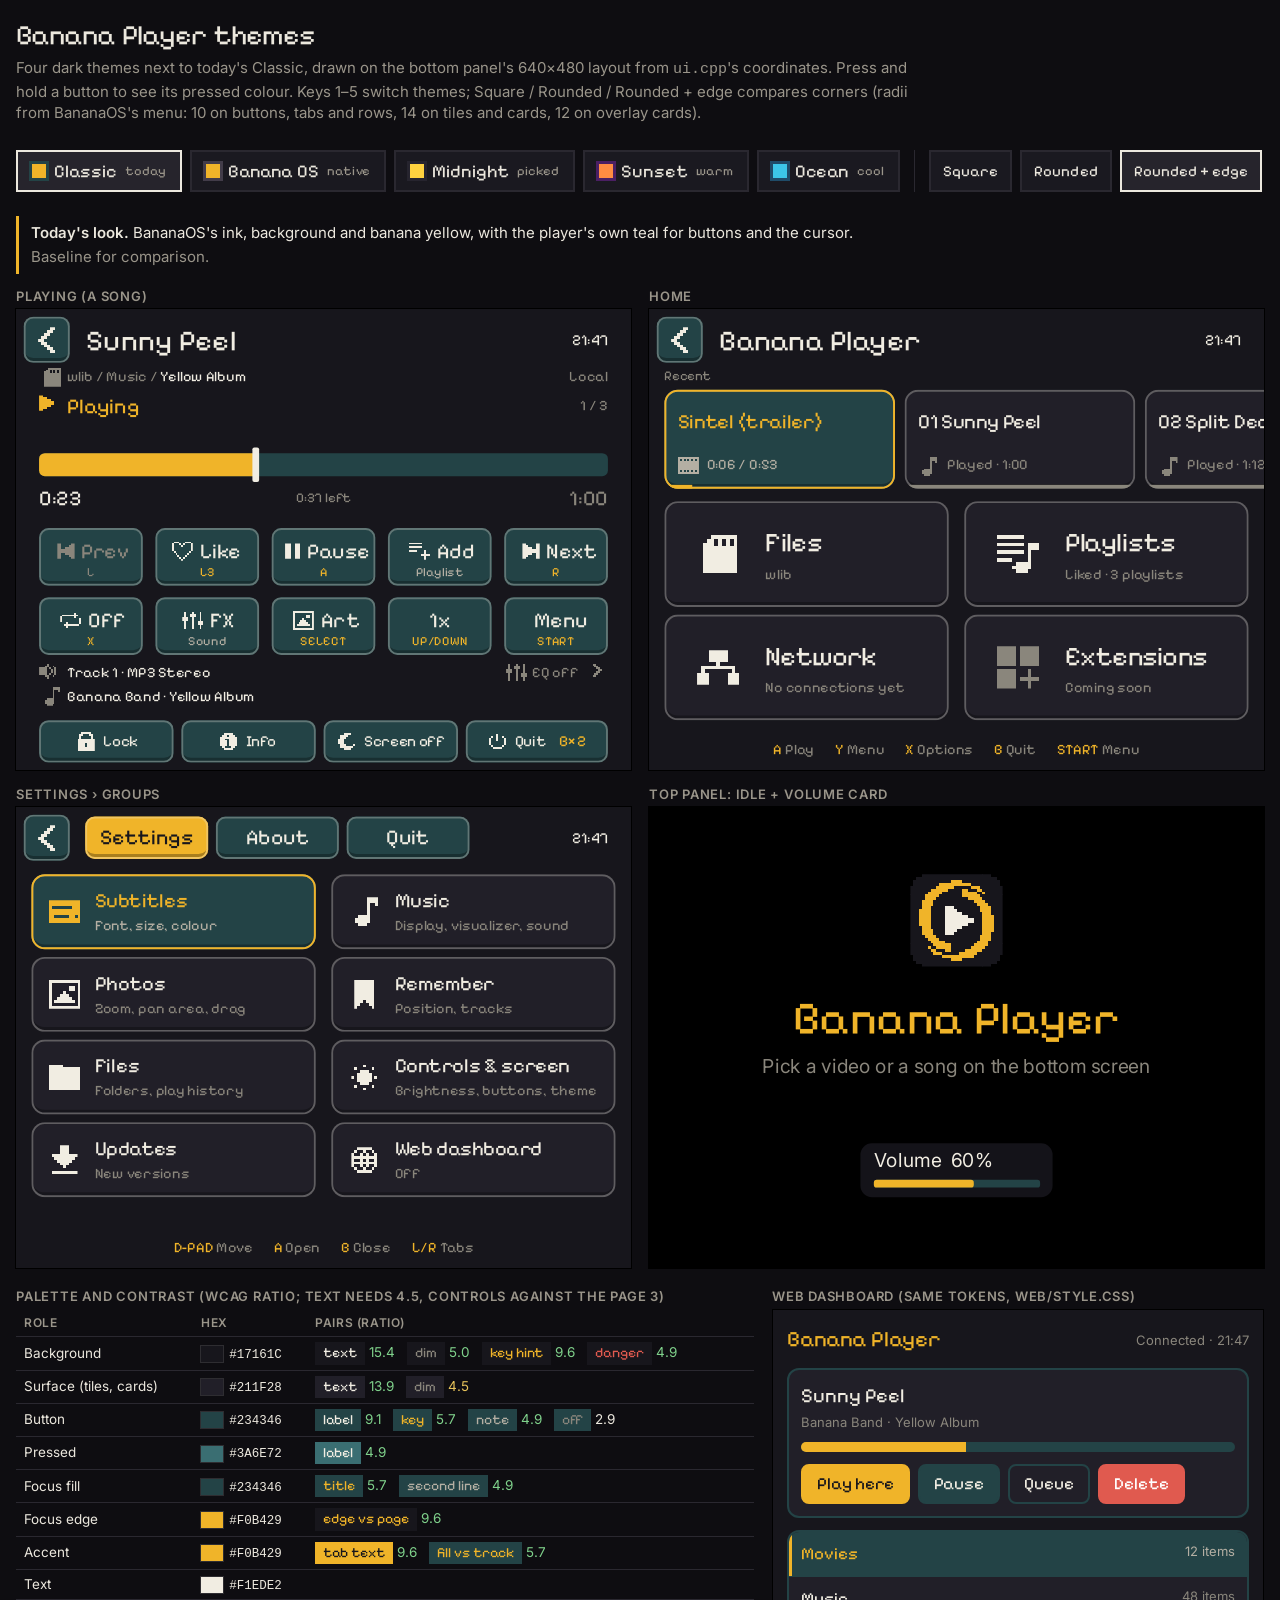
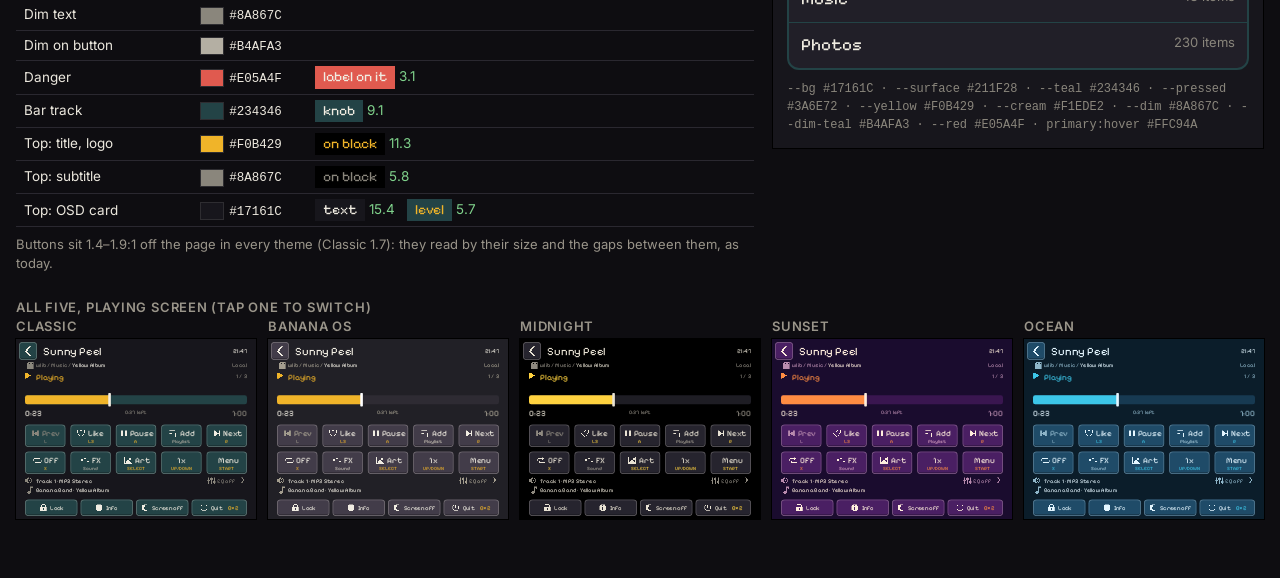
<file: docs/design/themes.html>
<!doctype html>
<html lang="en">
<head>
<meta charset="utf-8">
<meta name="viewport" content="width=device-width, initial-scale=1">
<title>Banana Player Themes</title>
<link rel="preconnect" href="https://fonts.googleapis.com">
<link rel="preconnect" href="https://fonts.gstatic.com" crossorigin>
<link href="https://fonts.googleapis.com/css2?family=Inter:wght@400;600;700&family=Pixelify+Sans:wght@400&display=swap" rel="stylesheet">
<style>
:root { --page: #0e0d11; --ink: #ece8de; --mute: #9a958a; --line: #2a2830; }
* { box-sizing: border-box; margin: 0; }
body { background: var(--page); color: var(--ink); font: 400 15px/1.45 Inter, system-ui, sans-serif; padding: 20px 16px 60px; }
*, *::before, *::after { font-variant-ligatures: none; font-feature-settings: "liga" 0, "clig" 0; }
h1 { font: 400 28px/1.1 "Pixelify Sans", monospace; letter-spacing: .02px; }
.wrap { max-width: 1320px; margin: 0 auto; }
.sub { color: var(--mute); margin: 6px 0 16px; max-width: 900px; }
.switch { display: flex; flex-wrap: wrap; gap: 8px; margin-bottom: 14px; position: sticky; top: 0; padding: 10px 0; background: var(--page); z-index: 5; }
.switch button { font: 400 18px/1 "Pixelify Sans", monospace; letter-spacing: .02px; padding: 10px 14px; border: 2px solid var(--line); background: #1a1920; color: var(--ink); cursor: pointer; display: flex; gap: 8px; align-items: center; }
.switch button .dot { width: 14px; height: 14px; display: inline-block; }
.switch button[aria-pressed="true"] { border-color: var(--ink); background: #26242c; }
.switch .k { color: var(--mute); font-size: 13px; }
.why { border-left: 3px solid; padding: 6px 12px; margin-bottom: 16px; max-width: 980px; }
.why b { font-weight: 600; }
.why .from { color: var(--mute); display: block; margin-top: 2px; }
.grid { display: grid; grid-template-columns: repeat(auto-fill, minmax(min(100%, 520px), 1fr)); gap: 18px; }
.cap { font: 600 13px/1 Inter, sans-serif; color: var(--mute); text-transform: uppercase; letter-spacing: .06em; margin-bottom: 6px; }
.frame { width: 100%; aspect-ratio: 4 / 3; position: relative; overflow: hidden; outline: 1px solid #000; }
.panel { position: absolute; left: 0; top: 0; width: 640px; height: 480px; transform-origin: 0 0; overflow: hidden; font-family: "Pixelify Sans", monospace; letter-spacing: .02px; }
.panel .a { position: absolute; white-space: nowrap; }
.panel .btn { cursor: pointer; overflow: hidden; }
body { --ro: 0; --eo: 0; }
body.corners-round { --ro: 1; }
body.corners-edge { --ro: 1; --eo: 1; }
.switch .sep { width: 1px; background: var(--line); margin: 0 6px; }
.switch button.mode { font-size: 15px; padding: 10px 12px; }
.panel .t { position: absolute; white-space: nowrap; overflow: hidden; text-overflow: clip; }
.panel svg { display: block; shape-rendering: crispEdges; }
.lower { display: grid; grid-template-columns: minmax(0, 1.5fr) minmax(0, 1fr); gap: 18px; margin-top: 22px; }
@media (max-width: 900px) { .lower { grid-template-columns: 1fr; } }
table { border-collapse: collapse; width: 100%; font-size: 13.5px; }
th, td { text-align: left; padding: 5px 8px; border-bottom: 1px solid var(--line); vertical-align: middle; }
th { color: var(--mute); font-weight: 600; font-size: 12px; text-transform: uppercase; letter-spacing: .05em; }
td code { font: 12.5px ui-monospace, Menlo, monospace; }
.sw { display: inline-block; width: 22px; height: 16px; vertical-align: middle; margin-right: 6px; outline: 1px solid #ffffff22; }
.pair { display: inline-block; padding: 2px 8px; font: 400 14px/1.3 "Pixelify Sans", monospace; }
.ok { color: #7fd18b; } .meh { color: #e6c25a; } .bad { color: #ff7b72; }
.tablewrap { overflow-x: auto; }
.note { color: var(--mute); font-size: 13px; margin-top: 8px; }
.compare { margin-top: 28px; }
.strip { display: grid; grid-template-columns: repeat(auto-fill, minmax(min(100%, 230px), 1fr)); gap: 12px; }
.strip .frame { cursor: pointer; }
</style>
</head>
<body>
<div class="wrap">
	<h1>Banana Player themes</h1>
	<p class="sub">Four dark themes next to today's Classic, drawn on the bottom panel's 640×480 layout from <code>ui.cpp</code>'s coordinates. Press and hold a button to see its pressed colour. Keys 1–5 switch themes; Square / Rounded / Rounded + edge compares corners (radii from BananaOS's menu: 10 on buttons, tabs and rows, 14 on tiles and cards, 12 on overlay cards).</p>
	<div class="switch" id="switch"></div>
	<div class="why" id="why"></div>
	<div class="grid" id="screens"></div>
	<div class="lower">
		<div>
			<div class="cap">Palette and contrast (WCAG ratio; text needs 4.5, controls against the page 3)</div>
			<div class="tablewrap"><table id="swatches"></table></div>
			<p class="note" id="notes"></p>
		</div>
		<div>
			<div class="cap">Web dashboard (same tokens, web/style.css)</div>
			<div class="frame" style="aspect-ratio:auto;height:auto;outline:none" id="web"></div>
		</div>
	</div>
	<div class="compare">
		<div class="cap">All five, playing screen (tap one to switch)</div>
		<div class="strip" id="strip"></div>
	</div>
</div>
<script>
const G = {"G_BACK": ["....##", "...##.", "..##..", ".##...", "##....", ".##...", "..##..", "...##.", "....##"], "G_PREV": ["##.....##", "##....###", "##..#####", "#########", "#########", "##..#####", "##....###", "##.....##"], "G_NEXT": ["##.....##", "###....##", "#####..##", "#########", "#########", "#####..##", "###....##", "##.....##"], "G_HEART_O": [".###...###.", "#...#.#...#", "#....#....#", "#.........#", "#.........#", ".#.......#.", "..#.....#..", "...#...#...", "....#.#....", ".....#....."], "G_PAUSE": ["###..###", "###..###", "###..###", "###..###", "###..###", "###..###", "###..###", "###..###"], "G_PL_ADD": ["#######....", "...........", "#######....", "...........", "####....#..", "........#..", "......#####", "........#..", "........#.."], "G_LOOP": [".......#...", ".########..", "#......#...", "#.........#", "#.........#", "...#......#", "..########.", "...#......."], "G_EQ": [".#...#...#.", ".#..###..#.", ".#..###..#.", "###..#...#.", "###..#...#.", ".#...#..###", ".#...#..###", ".#...#...#.", ".#...#...#."], "G_PICTURE": ["###########", "#.........#", "#......##.#", "#......##.#", "#....#....#", "#...###...#", "#..#####..#", "#.#######.#", "#.........#", "###########"], "G_LOCK": ["..#####..", ".##...##.", ".#.....#.", ".#.....#.", "#########", "#########", "####.####", "####.####", "#########", "#########"], "G_INFO": ["..#####..", ".###.###.", "#########", "###..####", "####.####", "####.####", "####.####", ".##...##.", "..#####.."], "G_MOON": ["...####..", ".####....", ".###.....", "###......", "###......", "###......", ".###....#", ".#######.", "...####.."], "G_POWER": ["....#....", ".#..#..#.", "#...#...#", "#...#...#", "#.......#", "#.......#", ".#.....#.", "..#####.."], "G_SPEAKER": ["....#....", "...##..#.", "####.#..#", "####..#.#", "####..#.#", "####.#..#", "...##..#.", "....#...."], "G_NOTE": ["......####", "......####", "......#..#", "......#...", "......#...", "......#...", "...####...", "..#####...", "..#####...", "...###...."], "G_CARD": ["...#######", "..##.#.#.#", ".###.#.#.#", ".#########", ".#########", ".#########", ".#########", ".#########", ".#########", ".#########"], "G_PLAYLIST": ["#######....", "...........", "#######.###", "........###", "#######.#..", "........#..", "####....#..", ".....####..", "....#####..", ".....###..."], "G_NETWORK": ["...#####...", "...#####...", "...#####...", ".....#.....", ".#########.", ".#.......#.", "###.....###", "###.....###", "###.....###"], "G_BLOCKS": ["#####.#####", "#####.#####", "#####.#####", "#####.#####", "#####.#####", "...........", "#####...#..", "#####...#..", "#####.#####", "#####...#..", "#####...#.."], "G_FILM": ["###########", "#.#.#.#.#.#", "###########", "###########", "###########", "###########", "###########", "#.#.#.#.#.#", "###########"], "G_PLAY": ["##......", "####....", "######..", "########", "########", "######..", "####....", "##......"], "G_CC": ["###########", "###########", "#.......###", "###########", "###########", "##.....##.#", "###########", "###########"], "G_BOOKMARK": ["#######", "#######", "#######", "#######", "#######", "#######", "#######", "###.###", "##...##", "#.....#"], "G_FOLDER": ["#####......", "###########", "###########", "###########", "###########", "###########", "###########", "###########", "###########"], "G_SUN": ["....#....", ".#.....#.", "...###...", "..#####..", "#.#####.#", "..#####..", "...###...", ".#.....#.", "....#...."], "G_DOWNLOAD": ["...###...", "...###...", "...###...", "#########", ".#######.", "..#####..", "...###...", "....#....", ".........", "#########"], "G_WEB": ["..#####..", ".#..#..#.", "#..#.#..#", "#########", "#..#.#..#", "#########", "#..#.#..#", ".#..#..#.", "..#####.."], "G_RIGHT": ["##...", ".##..", "..##.", "...##", "..##.", ".##..", "##..."], "G_TITLE_ONLY": ["#########", "#########", ".........", ".#######.", ".........", "..#####.."]};
const LOGO = ["    ........................    ", "  ............................  ", " .............YYYY............. ", " .........YYYYYYYYYYY.......... ", ".........YYYYYY......YYY........", ".......YYYYYY.....YY...YY.......", "......YYYYY.......YYYYY..Y......", ".....YYYYY........YYYYYY........", ".....YYYY...........YYYYY.......", "....YYYY..............YYYY......", "....YYYY...............YYYY.....", "....YYY.....WWW.........YYYY....", "...YYYY.....WWWW........YYYY....", "...YYYY.....WWWWWW.......YYY....", "...YYYY.....WWWWWWWW.....YYYY...", "...YYYY.....WWWWWWWWWW...YYYY...", "...YYYY.....WWWWWWWWWW...YYYY...", "...YYYY.....WWWWWWWW.....YYYY...", "....YYY.....WWWWWW.......YYYY...", "....YYYY....WWWW.........YYYY...", "....YYYY....WWW..........YYY....", ".....YYYY...............YYYY....", "......YYYY..............YYYY....", ".......YYYYY...........YYYY.....", "........YYYYYY........YYYYY.....", "......Y..YYYYY.......YYYYY......", ".......YY...YY.....YYYYYY.......", "........YYY......YYYYYY.........", " ..........YYYYYYYYYYY......... ", " .............YYYY............. ", "  ............................  ", "    ........................    "];

// Roles: bg (the panel), surface (tiles, cards, dialogs), button, pressed, focus/focusEdge/focusInk/focusSub (the cursor's
// row or card), accent (key hints, Playing, the bar's fill, the selected tab), onAccent (ink on the accent), text, dim,
// dimOn (secondary text on a button), danger, track (the bar's empty part), knob, top* (the top panel's idle screen and
// overlay cards), and the web dashboard's own extras.
const THEMES = [
	{ id: "classic", name: "Classic", tag: "today",
		why: "<b>Today's look.</b> BananaOS's ink, background and banana yellow, with the player's own teal for buttons and the cursor.",
		from: "Baseline for comparison.",
		c: { bg: "#17161C", surface: "#211F28", button: "#234346", pressed: "#3A6E72", focus: "#234346", focusEdge: "#F0B429", focusInk: "#F0B429",
			focusSub: "#B4AFA3", accent: "#F0B429", onAccent: "#17161C", text: "#F1EDE2", dim: "#8A867C", dimOn: "#B4AFA3", danger: "#E05A4F",
			track: "#234346", knob: "#F1EDE2", screen: "#3A3A44", topBg: "#000000", topTitle: "#F0B429", topSub: "#8A867C", topSquare: "#17161C",
			osdCard: "#17161C", osdTrack: "#234346", webPrimaryHover: "#FFC94A" } },
	{ id: "bananaos", name: "Banana OS", tag: "native",
		why: "<b>Feels like the system menu.</b> The teal gives way to BananaOS's plum-grey panels; the cursor becomes a solid yellow block with dark ink and a white edge, as BananaOS picks a row; a faint dot pattern on the background like its screens.",
		from: "From BananaOS: <code>settings_pal.cpp</code> Dark (panelBand #3A3540, screenBand #2E2B33, muted #A39D8E), the yellow accent set (#F0B429 / band #FFCF5C / dark #8A5A00), <code>pickEdge</code> white, the ditherA/B dots.",
		dither: true,
		c: { bg: "#17161C", surface: "#232129", button: "#423C49", pressed: "#5A5266", focus: "#F0B429", focusEdge: "#FFFFFF", focusInk: "#17161C",
			focusSub: "#5C3C00", accent: "#F0B429", onAccent: "#17161C", text: "#F1EDE2", dim: "#A39D8E", dimOn: "#CFC9BB", danger: "#E8574D",
			track: "#2E2B33", knob: "#FFFFFF", screen: "#38333B", topBg: "#000000", topTitle: "#F0B429", topSub: "#A39D8E", topSquare: "#17161C",
			osdCard: "#191820", osdTrack: "#3A3540", webPrimaryHover: "#FFCF5C" } },
	{ id: "midnight", name: "Midnight", tag: "picked",
		why: "<b>Lights out.</b> True black, so the bottom panel matches the black around a video on the top one and the two screens read as one device in a dark room. A brighter yellow and a softer cream keep text crisp without glowing.",
		from: "From BananaOS: the boot splash's black, <code>screenFrame</code> #0B0A0D, the brighter yellow it uses for values being changed (#FFD23F), and <code>edge</code> #E8E2D3 for text.",
		c: { bg: "#000000", surface: "#121116", button: "#26242E", pressed: "#3E3B4A", focus: "#26242E", focusEdge: "#FFD23F", focusInk: "#FFD23F",
			focusSub: "#ABA597", accent: "#FFD23F", onAccent: "#000000", text: "#E8E2D3", dim: "#8F8A80", dimOn: "#ABA597", danger: "#F0645A",
			track: "#1E1D24", knob: "#E8E2D3", screen: "#26242E", topBg: "#000000", topTitle: "#FFD23F", topSub: "#8F8A80", topSquare: "#121116",
			osdCard: "#0B0A0D", osdTrack: "#26242E", webPrimaryHover: "#FFE68A" } },
	{ id: "sunset", name: "Sunset", tag: "warm",
		why: "<b>Warm and evening-ish, for music.</b> Deep plum with a ripe orange accent and peach text; the cursor's text goes peach so the outline stays the strongest orange.",
		from: "From BananaOS: its Sunset theme (screenBg #1A0C2E, band #3A1650, accent #FF8C42 / band #FFB070, ink #FFEEDD, muted #D9A3C2).",
		c: { bg: "#1A0C2E", surface: "#28133F", button: "#4A1F63", pressed: "#6A2C85", focus: "#4A1F63", focusEdge: "#FF8C42", focusInk: "#FFB070",
			focusSub: "#D9A3C2", accent: "#FF8C42", onAccent: "#1A0C2E", text: "#FFEEDD", dim: "#B88BAE", dimOn: "#D9A3C2", danger: "#FF5C77",
			track: "#3A1650", knob: "#FFEEDD", screen: "#3A1650", topBg: "#000000", topTitle: "#FF8C42", topSub: "#B88BAE", topSquare: "#1A0C2E",
			osdCard: "#1A0C2E", osdTrack: "#4A1F63", webPrimaryHover: "#FFB070" } },
	{ id: "ocean", name: "Ocean", tag: "cool",
		why: "<b>Today's teal taken all the way.</b> Navy panels, blue-teal buttons and a cyan accent: calm for long videos, and the closest cousin of Classic.",
		from: "From BananaOS: its Ocean theme (screenBg #0B1D2A, panelBody #0E2638, chipBand #173A52, accent #3CC6E8, ink #E4F6FF, muted #8FB6C9).",
		c: { bg: "#0B1D2A", surface: "#102A3D", button: "#1F4B68", pressed: "#2E6688", focus: "#1F4B68", focusEdge: "#3CC6E8", focusInk: "#7FDCF2",
			focusSub: "#A9CCDC", accent: "#3CC6E8", onAccent: "#06121B", text: "#E4F6FF", dim: "#8FB6C9", dimOn: "#A9CCDC", danger: "#FF6B5E",
			track: "#173A52", knob: "#E4F6FF", screen: "#173A52", topBg: "#000000", topTitle: "#3CC6E8", topSub: "#8FB6C9", topSquare: "#0B1D2A",
			osdCard: "#06121B", osdTrack: "#1D4560", webPrimaryHover: "#7FDCF2" } },
];

// ---- contrast ----
function lum(h) { const c = [1, 3, 5].map(i => parseInt(h.slice(i, i + 2), 16) / 255).map(x => x <= 0.03928 ? x / 12.92 : ((x + 0.055) / 1.055) ** 2.4); return 0.2126 * c[0] + 0.7152 * c[1] + 0.0722 * c[2]; }
function cr(a, b) { const x = lum(a), y = lum(b); return (Math.max(x, y) + 0.05) / (Math.min(x, y) + 0.05); }

// ---- drawing: everything in 640x480 units ----
let C;	// the theme's colours while drawing
function box(x, y, w, h, fill, extra = "") { return `<div class="a" style="left:${x}px;top:${y}px;width:${w}px;height:${h}px;background:${fill};${extra}"></div>`; }
function glyph(name, x, y, color, cell = 2) {
	const rows = G[name], w = Math.max(...rows.map(r => r.length)), h = rows.length;
	let r = "";
	rows.forEach((row, j) => { let i = 0; while (i < row.length) { if (row[i] === "#") { let k = i; while (k < row.length && row[k] === "#") k++; r += `<rect x="${i}" y="${j}" width="${k - i}" height="1"/>`; i = k; } else i++; } });
	return `<svg class="a" style="left:${x}px;top:${y}px" width="${w * cell}" height="${h * cell}" viewBox="0 0 ${w} ${h}" fill="${color}">${r}</svg>`;
}
function gw(name, cell = 2) { return Math.max(...G[name].map(r => r.length)) * cell; }
function gh(name, cell = 2) { return G[name].length * cell; }
function glyphMid(name, cx, cy, color, cell = 2) { return glyph(name, Math.round(cx - gw(name, cell) / 2), Math.round(cy - gh(name, cell) / 2), color, cell); }
// text with its middle at cy; align l / c / r against x (and w for c)
function text(s, x, cy, size, color, align = "l", w = 0, font = "") {
	const lh = Math.round(size * 1.25), top = Math.round(cy - lh / 2);
	const ff = font ? `font-family:${font};` : "";
	if (align === "l") return `<div class="t" style="left:${x}px;top:${top}px;line-height:${lh}px;font-size:${size}px;color:${color};${ff}${w ? `width:${w}px;` : ""}">${s}</div>`;
	if (align === "r") return `<div class="t" style="right:${640 - x}px;top:${top}px;line-height:${lh}px;font-size:${size}px;color:${color};${ff}text-align:right">${s}</div>`;
	return `<div class="t" style="left:${x}px;width:${w}px;top:${top}px;line-height:${lh}px;font-size:${size}px;color:${color};${ff}text-align:center">${s}</div>`;
}
// a button that shows its pressed colour while held
// corners from BananaOS's menu look (rnds BoxCss / the companion's box kinds): r is the radius in 640x480 units, scaled
// by --ro (0 square, 1 rounded); --eo adds BananaOS's 2 px edge and its darker bottom lip
function mix(a, b, t) { const p = s => [1, 3, 5].map(i => parseInt(s.slice(i, i + 2), 16)); const x = p(a), y = p(b); return "#" + x.map((v, i) => Math.round(v + (y[i] - v) * t).toString(16).padStart(2, "0")).join(""); }
function rad(r) { return `border-radius:calc(var(--ro) * ${r}px);`; }
function edge(fill) { return `box-shadow:inset 0 0 0 calc(var(--eo) * 2px) ${mix(fill, C.text, 0.3)}, inset 0 calc(var(--eo) * -5px) 0 rgba(0,0,0,.3);`; }
function btn(x, y, w, h, inner, fill = C.button, extra = "", r = 10) {
	return `<div class="a btn" data-fill="${fill}" style="left:${x}px;top:${y}px;width:${w}px;height:${h}px;background:${fill};${rad(r)}${edge(fill)}${extra}">${inner}</div>`;
}
function panelBg(t) {
	const dots = t.dither ? "background-image:repeating-conic-gradient(rgba(255,255,255,.045) 0 25%, transparent 0 50%);background-size:2px 2px;" : "";
	return `background-color:${C.bg};${dots}`;
}
function header(title) {
	return btn(8, 8, 48, 48, glyphMid("G_BACK", 24, 24, C.text, 3)) + text(title, 73, 33, 30, C.text) + text("21:47", 616, 32, 16, C.text, "r");
}
function hints(list) {
	// centred row of "KEY Label" pairs
	const inner = list.map(([k, l]) => `<span style="color:${C.accent}">${k}</span>&nbsp;<span style="color:${C.dim}">${l}</span>`).join("<span style='display:inline-block;width:22px'></span>");
	return text(inner, 0, 458, 15, C.dim, "c", 640);
}

// a grid button: glyph + label on top, key or note under it
function gridBtn(x, y, glyphName, label, key, kind) {
	const off = kind === "off", ink = off ? C.dim : C.text, keyInk = off ? C.dim : kind === "note" ? C.dimOn : C.accent;
	const size = 22, gwid = glyphName ? gw(glyphName) + 7 : 0;
	// rough width of the label to centre glyph + label together
	const lw = label.length * size * 0.52, start = Math.round(54 - (gwid + lw) / 2);
	let inner = "";
	if (glyphName) inner += glyphMid(glyphName, start + gw(glyphName) / 2, 24, ink);
	inner += text(label, start + gwid, 24, size, ink);
	inner += text(key, 0, 46, 13, keyInk, "c", 108);
	return btn(x, y, 108, 60, inner);
}
function playing(t) {
	const xs = [24, 145, 266, 387, 508];
	let h = header("Sunny Peel");
	h += glyph("G_CARD", 27, 61, C.dim) + text(`wlib / Music / <span style="color:${C.text}">Yellow Album</span>`, 53, 70, 15, C.dim) + text("Local", 616, 70, 15, C.dim, "r");
	h += glyph("G_PLAY", 24, 90, C.accent) + text("Playing", 53, 101, 22, C.accent) + text("1 / 3", 616, 100, 15, C.dim, "r");
	const fx = 24 + Math.round(592 * 0.38);
	h += box(24, 150, 592, 24, C.track, rad(6) + "overflow:hidden") + box(24, 150, fx - 24, 24, C.accent, rad(6) + "border-top-right-radius:0;border-bottom-right-radius:0") + box(fx - 3, 144, 7, 36, C.knob, rad(2));
	h += text("0:23", 24, 197, 22, C.text) + text("0:37 left", 0, 197, 14, C.dim, "c", 640) + text("1:00", 616, 197, 22, C.dim, "r");
	const r1 = [["G_PREV", "Prev", "L", "off"], ["G_HEART_O", "Like", "L3"], ["G_PAUSE", "Pause", "A"], ["G_PL_ADD", "Add", "Playlist", "note"], ["G_NEXT", "Next", "R"]];
	const r2 = [["G_LOOP", "Off", "X"], ["G_EQ", "FX", "Sound", "note"], ["G_PICTURE", "Art", "SELECT"], [null, "1x", "UP/DOWN"], [null, "Menu", "START"]];
	r1.forEach((b, i) => h += gridBtn(xs[i], 228, ...b));
	r2.forEach((b, i) => h += gridBtn(xs[i], 300, ...b));
	h += glyph("G_SPEAKER", 24, 369, C.dim) + text("Track 1 · MP3 Stereo", 53, 378, 15, C.text);
	h += glyph("G_EQ", 510, 369, C.dim) + text("EQ off", 537, 378, 15, C.dim) + glyph("G_RIGHT", 600, 369, C.dim);
	h += glyph("G_NOTE", 26, 393, C.dim) + text("Banana Band · Yellow Album", 53, 403, 15, C.text);
	const bb = [[24, "G_LOCK", "Lock"], [172, "G_INFO", "Info"], [320, "G_MOON", "Screen off"], [468, "G_POWER", "Quit", "B×2"]];
	bb.forEach(([x, g, l, k]) => {
		const w = x === 468 ? 148 : 140, lw = l.length * 8.4 + (k ? 40 : 0), s = Math.round(w / 2 - (gw(g) + 9 + lw) / 2);
		let inner = glyphMid(g, s + gw(g) / 2, 22, C.text) + text(l, s + gw(g) + 9, 22, 16, C.text);
		if (k) inner += text(k, s + gw(g) + 9 + l.length * 8.4 + 12, 22, 16, C.accent);
		h += btn(x, 428, w, 44, inner);
	});
	return h;
}
function home(t) {
	let h = header("Banana Player");
	h += text("Recent", 16, 70, 14, C.dim);
	const cards = [["Sintel (trailer)", "G_FILM", "0:06 / 0:53", 0.12], ["01 Sunny Peel", "G_NOTE", "Played · 1:00", 1], ["02 Split Decision", "G_NOTE", "Played · 1:12", 1]];
	cards.forEach(([title, g, sub, p], i) => {
		const x = 16 + 250 * i, at = i === 0;
		const fill = at ? C.focus : C.surface, ink = at ? C.focusInk : C.text, subInk = at ? C.focusSub : C.dim;
		let inner = text(title, 14, 34, 21, ink, "l", 220);
		inner += glyph(g, 14, 70, subInk) + text(sub, 44, 78, 15, subInk);
		const barInk = at ? (t.c.focus === t.c.accent ? C.onAccent : C.accent) : C.dim;
		inner += box(0, 99, Math.round(240 * p), 4, barInk);
		h += btn(x, 84, 240, 103, inner, fill, at ? `outline:2px solid ${C.focusEdge};outline-offset:-2px;` : "", 14);
	});
	const tiles = [[16, 200, "G_CARD", "Files", "wlib"], [328, 200, "G_PLAYLIST", "Playlists", "Liked · 3 playlists"], [16, 318, "G_NETWORK", "Network", "No connections yet"], [328, 318, "G_BLOCKS", "Extensions", "Coming soon", true]];
	tiles.forEach(([x, y, g, title, sub, ph]) => {
		let inner = glyphMid(g, 56, 55, ph ? C.dim : C.text, 4) + text(title, 105, 43, 28, C.text) + text(sub, 105, 76, 15, C.dim);
		h += btn(x, y, 296, 110, inner, C.surface, "", 14);
	});
	h += hints([["A", "Play"], ["Y", "Menu"], ["X", "Options"], ["B", "Quit"], ["START", "Menu"]]);
	return h;
}
function settings(t) {
	let h = btn(8, 8, 48, 48, glyphMid("G_BACK", 24, 24, C.text, 3));
	h += btn(72, 10, 128, 44, text("Settings", 0, 22, 22, C.onAccent, "c", 128), C.accent);
	h += btn(208, 10, 128, 44, text("About", 0, 22, 22, C.text, "c", 128));
	h += btn(344, 10, 128, 44, text("Quit", 0, 22, 22, C.text, "c", 128));
	h += text("21:47", 616, 32, 16, C.text, "r");
	const items = [["G_CC", "Subtitles", "Font, size, colour"], ["G_NOTE", "Music", "Display, visualizer, sound"], ["G_PICTURE", "Photos", "Zoom, pan area, drag"],
		["G_BOOKMARK", "Remember", "Position, tracks"], ["G_FOLDER", "Files", "Folders, play history"], ["G_SUN", "Controls & screen", "Brightness, buttons, <b style='font-weight:400;color:inherit'>theme</b>"],
		["G_DOWNLOAD", "Updates", "New versions"], ["G_WEB", "Web dashboard", "Off"]];
	items.forEach(([g, title, sub], i) => {
		const x = i % 2 ? 328 : 16, y = 70 + Math.floor(i / 2) * 86, at = i === 0;
		const fill = at ? C.focus : C.surface, ink = at ? C.focusInk : C.text, subInk = at ? C.focusSub : C.dim;
		let inner = glyphMid(g, 34, 39, at ? C.focusInk : C.text, 3) + text(title, 66, 28, 21, ink) + text(sub, 66, 53, 15, subInk);
		h += btn(x, y, 296, 78, inner, fill, at ? `outline:2px solid ${C.focusEdge};outline-offset:-2px;` : "", 14);
	});
	h += hints([["D-PAD", "Move"], ["A", "Open"], ["B", "Close"], ["L/R", "Tabs"]]);
	return h;
}
function topPanel(t) {
	const cell = 3, size = 32 * cell, x0 = 320 - size / 2, y0 = 70;
	let r = "";
	LOGO.forEach((row, j) => { for (let i = 0; i < row.length; i++) { const ch = row[i]; if (ch === " ") continue; const col = ch === "Y" ? C.topTitle : ch === "W" ? C.text : C.topSquare; r += `<rect x="${i}" y="${j}" width="1.02" height="1.02" fill="${col}"/>`; } });
	let h = `<svg class="a" style="left:${x0}px;top:${y0}px" width="${size}" height="${size}" viewBox="0 0 32 32">${r}</svg>`;
	h += text("Banana Player", 0, 220, 48, C.topTitle, "c", 640);
	h += text("Pick a video or a song on the bottom screen", 0, 270, 20, C.topSub, "c", 640, "Inter, sans-serif");
	// the volume card (osd-overlay 2): 300x84 at (330, y) of 960x720
	const cx = 220, cy = 350;
	h += box(cx, cy, 200, 56, C.osdCard, "opacity:.9;" + rad(12));
	h += text("Volume&nbsp;&nbsp;60%", cx + 14, cy + 18, 20, C.text, "l", 0, "Inter, sans-serif");
	h += box(cx + 14, cy + 38, 173, 8, C.osdTrack, rad(3)) + box(cx + 14, cy + 38, 104, 8, C.accent, rad(3));
	return h;
}

const SCREENS = [["Playing (a song)", playing], ["Home", home], ["Settings › groups", settings], ["Top panel: idle + volume card", topPanel]];

function panelHTML(t, fn) {
	C = t.c;
	const bg = fn === topPanel ? `background:${C.topBg}` : panelBg(t);
	return `<div class="panel" style="${bg}">${fn(t)}</div>`;
}
function fit() {
	document.querySelectorAll(".frame").forEach(f => { const p = f.querySelector(".panel"); if (p) p.style.transform = `scale(${f.clientWidth / 640})`; });
}
new ResizeObserver(fit).observe(document.body);

function swatches(t) {
	const c = t.c;
	const rows = [
		["Background", "bg", [["text", "bg", "text", 4.5], ["dim", "bg", "dim", 4.5], ["accent", "bg", "key hint", 4.5], ["danger", "bg", "danger", 4.5]]],
		["Surface (tiles, cards)", "surface", [["text", "surface", "text", 4.5], ["dim", "surface", "dim", 4.5]]],
		["Button", "button", [["text", "button", "label", 4.5], ["accent", "button", "key", 4.5], ["dimOn", "button", "note", 4.5], ["dim", "button", "off", 0]]],
		["Pressed", "pressed", [["text", "pressed", "label", 4.5]]],
		["Focus fill", "focus", [["focusInk", "focus", "title", 4.5], ["focusSub", "focus", "second line", 4.5]]],
		["Focus edge", "focusEdge", [["focusEdge", "bg", "edge vs page", 3]]],
		["Accent", "accent", [["onAccent", "accent", "tab text", 4.5], ["accent", "track", "fill vs track", 3]]],
		["Text", "text", []], ["Dim text", "dim", []], ["Dim on button", "dimOn", []],
		["Danger", "danger", [["text", "danger", "label on it", 3]]],
		["Bar track", "track", [["knob", "track", "knob", 3]]],
		["Top: title, logo", "topTitle", [["topTitle", "topBg", "on black", 4.5]]],
		["Top: subtitle", "topSub", [["topSub", "topBg", "on black", 4.5]]],
		["Top: OSD card", "osdCard", [["text", "osdCard", "text", 4.5], ["accent", "osdTrack", "level", 3]]],
	];
	let h = "<tr><th>Role</th><th>Hex</th><th>Pairs (ratio)</th></tr>";
	rows.forEach(([label, key, pairs]) => {
		const pr = pairs.map(([f, b, what, need]) => {
			const r = cr(c[f], c[b]), cls = !need ? "" : r >= need ? "ok" : r >= need * 0.8 ? "meh" : "bad";
			return `<span class="pair" style="background:${c[b]};color:${c[f]}">${what}</span> <span class="${cls}">${r.toFixed(1)}</span>`;
		}).join(" &nbsp; ");
		h += `<tr><td>${label}</td><td><span class="sw" style="background:${c[key]}"></span><code>${c[key]}</code></td><td>${pr}</td></tr>`;
	});
	return h;
}
function web(t) {
	const c = t.c, P = "font-family:'Pixelify Sans',monospace;letter-spacing:.02px";
	const b = (label, bg, fg, bd) => `<span style="display:inline-flex;align-items:center;min-height:40px;padding:0 14px;background:${bg};color:${fg};border:2px solid ${bd};border-radius:calc(var(--ro) * 8px);font:400 17px/1 'Pixelify Sans',monospace">${label}</span>`;
	return `<div style="background:${c.bg};padding:14px;border:1px solid #000;font-family:Inter,sans-serif;color:${c.text}">
		<div style="display:flex;align-items:center;gap:10px;margin-bottom:12px"><span style="${P};font-size:22px;color:${c.accent}">Banana Player</span><span style="flex:1"></span><span style="font-size:13px;color:${c.dim}">Connected · 21:47</span></div>
		<div style="background:${c.surface};border:2px solid ${c.button};padding:12px;margin-bottom:12px;border-radius:calc(var(--ro) * 12px)">
			<div style="${P};font-size:20px">Sunny Peel</div><div style="font-size:13px;color:${c.dim};margin:2px 0 10px">Banana Band · Yellow Album</div>
			<div style="height:10px;background:${c.track};position:relative;margin-bottom:12px;border-radius:calc(var(--ro) * 5px);overflow:hidden"><div style="position:absolute;left:0;top:0;bottom:0;width:38%;background:${c.accent}"></div></div>
			<div style="display:flex;gap:8px;flex-wrap:wrap">${b("Play here", c.accent, c.onAccent, c.accent)}${b("Pause", c.button, c.text, c.button)}${b("Queue", "transparent", c.text, c.button)}${b("Delete", c.danger, "#FFFFFF", c.danger)}</div>
		</div>
		<div style="background:${c.surface};border:2px solid ${c.button};border-radius:calc(var(--ro) * 12px);overflow:hidden">
			${["Movies", "Music", "Photos"].map((n, i) => `<div style="display:flex;justify-content:space-between;padding:10px 12px;${i ? `border-top:1px solid ${c.button};` : `background:${c.focus};box-shadow:inset 3px 0 ${c.focusEdge};`}"><span style="${P};font-size:17px;color:${i ? c.text : c.focusInk}">${n}</span><span style="font-size:13px;color:${i ? c.dim : c.focusSub}">${[12, 48, 230][i]} items</span></div>`).join("")}
		</div>
		<div style="font:12px ui-monospace,Menlo,monospace;color:${c.dim};margin-top:10px;line-height:1.5">--bg ${c.bg} · --surface ${c.surface} · --teal ${c.button} · --pressed ${c.pressed} · --yellow ${c.accent} · --cream ${c.text} · --dim ${c.dim} · --dim-teal ${c.dimOn} · --red ${c.danger} · primary:hover ${c.webPrimaryHover}</div>
	</div>`;
}

let cur = 0;
function show(i) {
	cur = i; const t = THEMES[i];
	document.querySelectorAll("#switch button[data-i]").forEach((b, j) => b.setAttribute("aria-pressed", j === i));
	const why = document.getElementById("why");
	why.style.borderColor = t.c.accent;
	why.innerHTML = `${t.why}<span class="from">${t.from}</span>`;
	document.getElementById("screens").innerHTML = SCREENS.map(([cap, fn]) => `<div><div class="cap">${cap}</div><div class="frame">${panelHTML(t, fn)}</div></div>`).join("");
	document.getElementById("swatches").innerHTML = swatches(t);
	document.getElementById("web").innerHTML = web(t);
	document.getElementById("notes").innerHTML = t.id === "bananaos"
		? "Banana OS's cursor is a filled yellow block: its text is dark (focusInk) and its second line brown (BananaOS's onPickAccent idea). Buttons sit only 1.7:1 off the page, as Classic's do; they read by their size and gaps."
		: "Buttons sit 1.4–1.9:1 off the page in every theme (Classic 1.7): they read by their size and the gaps between them, as today.";
	try { localStorage.setItem("bp-theme", i); } catch (e) {}
	requestAnimationFrame(fit);
}
document.getElementById("switch").innerHTML = THEMES.map((t, i) => `<button type="button" data-i="${i}"><span class="dot" style="background:${t.c.accent};outline:3px solid ${t.c.button}"></span>${t.name}<span class="k">${t.tag}</span></button>`).join("");
document.getElementById("switch").insertAdjacentHTML("beforeend", `<span class="sep"></span>` + [["square", "Square"], ["round", "Rounded"], ["edge", "Rounded + edge"]].map(([m, l]) => `<button type="button" class="mode" data-mode="${m}">${l}</button>`).join(""));
function corners(m) {
	document.body.classList.remove("corners-round", "corners-edge");
	if (m !== "square") document.body.classList.add("corners-" + m);
	document.querySelectorAll("#switch .mode").forEach(b => b.setAttribute("aria-pressed", b.dataset.mode === m));
	try { localStorage.setItem("bp-corners", m); } catch (e) {}
}
document.getElementById("switch").addEventListener("click", e => { const b = e.target.closest("button"); if (!b) return; if (b.dataset.mode) corners(b.dataset.mode); else show(+b.dataset.i); });
document.getElementById("strip").innerHTML = THEMES.map((t, i) => `<div data-i="${i}"><div class="cap">${t.name}</div><div class="frame">${panelHTML(t, playing)}</div></div>`).join("");
document.getElementById("strip").addEventListener("click", e => { const d = e.target.closest("[data-i]"); if (d) { show(+d.dataset.i); window.scrollTo({ top: 0, behavior: "smooth" }); } });
document.addEventListener("keydown", e => { const n = +e.key; if (n >= 1 && n <= THEMES.length) show(n - 1); });
// pressed colour while held
function pressedOf(el) { const panel = el.closest(".panel"); const host = el.closest("[data-i]"); const t = host ? THEMES[+host.dataset.i] : THEMES[cur]; return t.c.pressed; }
document.addEventListener("pointerdown", e => { const b = e.target.closest(".btn"); if (b) { b.style.background = pressedOf(b); const up = () => { b.style.background = b.dataset.fill; removeEventListener("pointerup", up); removeEventListener("pointercancel", up); }; addEventListener("pointerup", up); addEventListener("pointercancel", up); } });
let cm = "edge"; try { cm = localStorage.getItem("bp-corners") || "edge"; } catch (e) {}
const qc = new URLSearchParams(location.search).get("c"); if (qc) cm = qc;
corners(cm);
let start = 2; try { start = +(localStorage.getItem("bp-theme") || 0); } catch (e) {}
const q = new URLSearchParams(location.search).get("t"); if (q !== null) start = +q;
show(Math.min(start, THEMES.length - 1));
document.fonts && document.fonts.ready.then(fit);
</script>
</body>
</html>
</file>
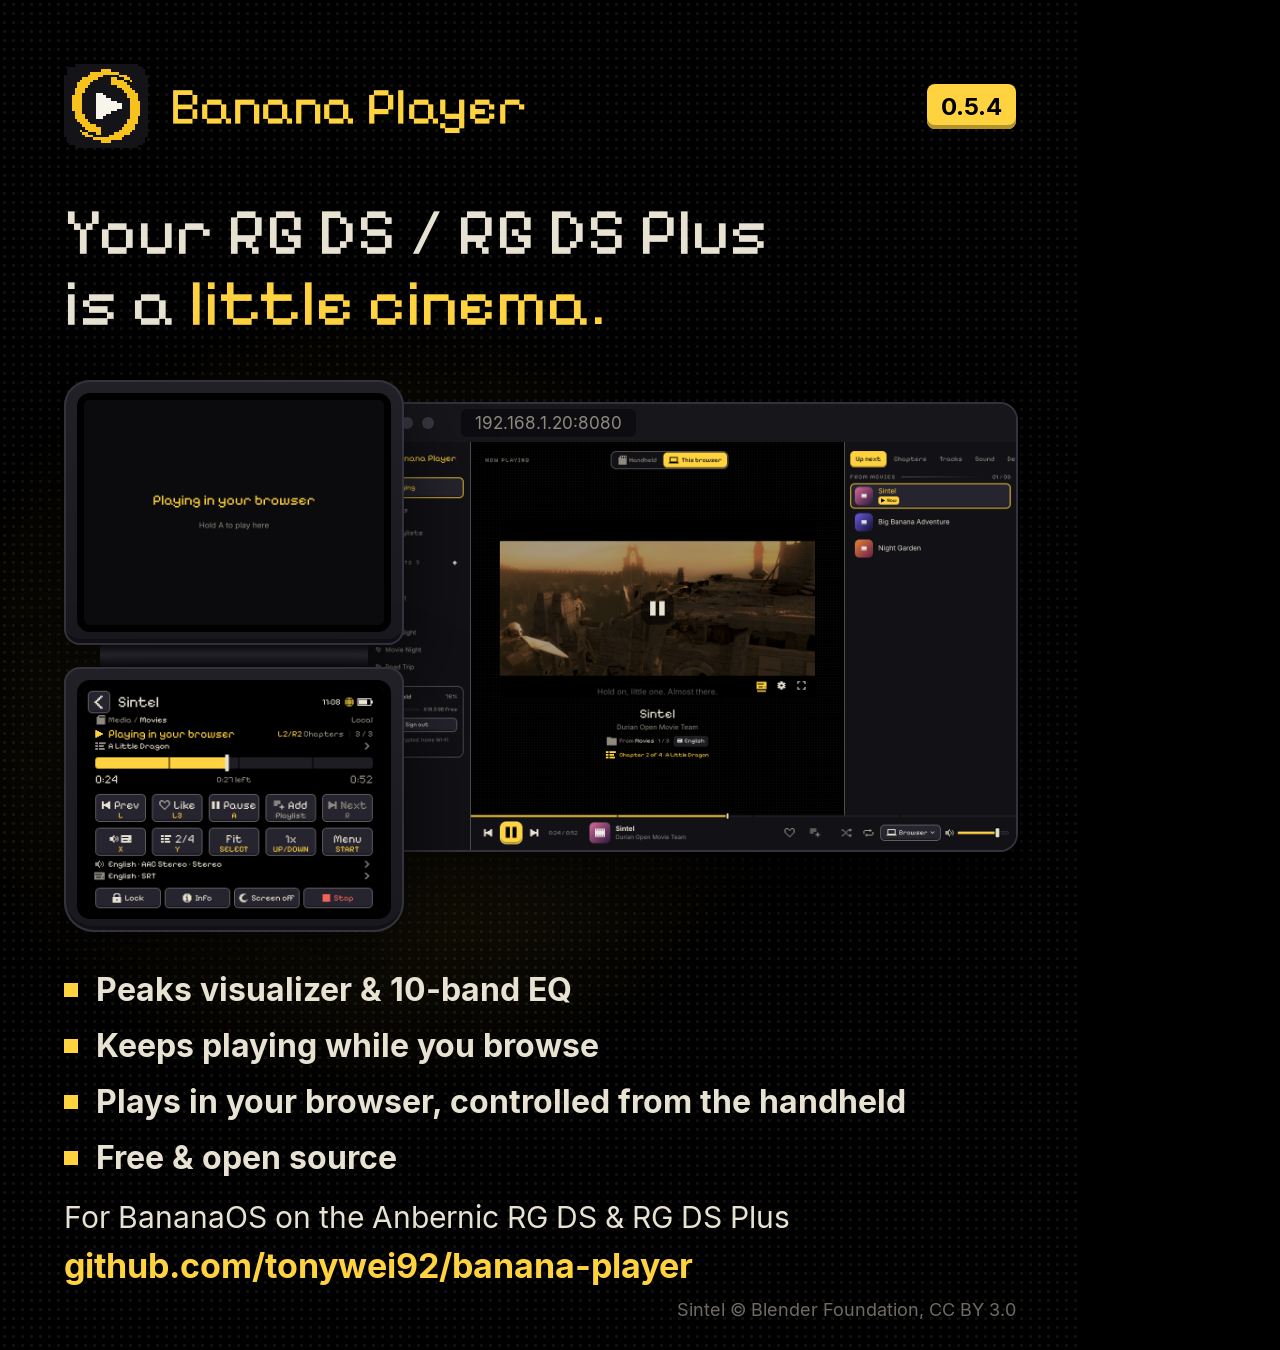
<file: tools/promo/promo.html>
<!doctype html>
<html>
<head>
<meta charset="utf-8">
<title>Banana Player promo</title>
<!-- Instagram pictures for a release, one page per variant (#post, #square, #c1, #c2, #c3); render.mjs shoots them.
     Colours are Midnight's (docs/design/midnight.md). Only our own material and Sintel (CC BY 3.0, credited). -->
<style>
@font-face { font-family: Pixel; src: url(../../assets/fonts/PixelifySans-Regular.ttf); }
@font-face { font-family: Inter; src: url(../../assets/fonts/Inter-Regular.ttf); font-weight: 400; }
@font-face { font-family: Inter; src: url(../../assets/fonts/Inter-Bold.ttf); font-weight: 700; }
:root { --bg: #000; --surface: #121116; --shell: #19181e; --edge: #34323c; --yellow: #FFD23F; --cream: #E8E2D3; --dim: #8F8A80; }
* { box-sizing: border-box; margin: 0; padding: 0; }
html, body { background: #000; }
.art { position: relative; overflow: hidden; color: var(--cream); font-family: Inter, sans-serif;
	background: radial-gradient(rgba(232, 226, 211, .075) 1.3px, transparent 1.8px) 0 0 / 9px 9px, #000; }
.glow { position: absolute; border-radius: 50%; background: radial-gradient(closest-side, rgba(255, 210, 63, .16), rgba(255, 210, 63, 0)); pointer-events: none; }
.pad { position: absolute; inset: 64px; }
.abs { position: absolute; }

/* the brand line */
.brand { display: flex; align-items: center; gap: 22px; }
.brand img { width: 84px; height: 84px; image-rendering: pixelated; }
.brand b { font: 52px Pixel; color: var(--yellow); font-weight: 400; }
.chip { margin-left: auto; font: 700 24px Inter; color: #000; background: var(--yellow); border-radius: 8px; padding: 8px 14px; box-shadow: inset 0 -4px 0 #B2932C; }
.kicker { font: 32px Pixel; color: var(--yellow); letter-spacing: 4px; text-transform: uppercase; }
h1 { font: 76px/1.08 Pixel; font-weight: 400; color: var(--cream); }
h1 em { font-style: normal; color: var(--yellow); }

/* callouts: a yellow pixel, then the line */
.calls { display: grid; gap: 22px 40px; }
.call { display: flex; align-items: baseline; gap: 18px; font: 700 32px/1.25 Inter; }
#square .call, #c3 .call { font-size: 30px; }
.call::before { content: ''; flex: none; width: 14px; height: 14px; background: var(--yellow); transform: translateY(-4px); }
.call small { display: block; font: 400 30px/1.3 Inter; color: var(--dim); margin-top: 4px; }
.foot { font: 30px/1.3 Inter; color: var(--cream); }
.foot .url { display: block; margin-top: 8px; font: 700 34px Inter; color: var(--yellow); }
.credit { position: absolute; font: 18px Inter; color: #6f6b64; }

/* the handheld: two shells and a hinge, as the RG DS folds (drawn, no maker's marks) */
.ds { position: absolute; --w: 336px; width: calc(var(--w) + 40px); }
.ds .shell { background: linear-gradient(#212027, var(--shell)); border-radius: 26px; padding: 20px; box-shadow: inset 0 0 0 2px var(--edge), inset 0 -6px 0 #111015, 0 30px 80px rgba(0, 0, 0, .7); }
.ds .shell.top { border-radius: 26px 26px 16px 16px; }
.ds .shell.bot { border-radius: 16px 16px 30px 30px; }
.ds .scr { display: block; width: var(--w); height: calc(var(--w) * .75); border-radius: 6px; outline: 7px solid #000; }
.ds .hinge { height: 22px; margin: 0 36px; background: linear-gradient(#0c0b0f, #26252c 45%, #0c0b0f); border-radius: 4px; }

/* the phone: a plain rounded slab */
.phone { position: absolute; --w: 280px; width: calc(var(--w) + 24px); padding: 12px; border-radius: 50px; background: #0d0c10;
	box-shadow: inset 0 0 0 2px var(--edge), 0 30px 80px rgba(0, 0, 0, .8); }
.phone img { display: block; width: var(--w); border-radius: 38px; }

/* a browser window: a bar with three dots */
.win { position: absolute; border-radius: 16px; overflow: hidden; background: #0d0c10; box-shadow: 0 0 0 2px var(--edge), 0 30px 80px rgba(0, 0, 0, .8); }
.win .bar { height: 38px; display: flex; align-items: center; gap: 9px; padding: 0 16px; background: #17161b; }
.win .bar i { width: 12px; height: 12px; border-radius: 50%; background: #3a3842; }
.win .bar span { margin-left: 18px; font: 17px Inter; color: var(--dim); background: #0d0c10; border-radius: 6px; padding: 4px 14px; }
.win img { display: block; }

.v { display: none; }
</style>
</head>
<body>

<!-- 1080x1350: the post, and the carousel's first slide -->
<div class="art v" id="post" style="width:1080px;height:1350px">
	<div class="glow" style="left:-80px;top:300px;width:900px;height:800px"></div>
	<div class="pad">
		<div class="brand"><img src="../../docs/img/icon.png" alt=""><b>Banana Player</b><span class="chip">0.5.4</span></div>
		<h1 class="abs" style="top:132px;font-size:66px">Your RG DS / RG DS Plus<br>is a <em>little cinema.</em></h1>
		<div class="win" style="left:300px;top:340px;width:652px">
			<div class="bar"><i></i><i></i><i></i><span>192.168.1.20:8080</span></div>
			<img style="width:652px" src="../../docs/img/web-desktop-browser.png">
		</div>
		<div class="ds" style="left:0;top:316px;--w:300px">
			<div class="shell top"><img class="scr" src="img/browser-top.png"></div>
			<div class="hinge"></div>
			<div class="shell bot"><img class="scr" src="img/browser-bottom.png"></div>
		</div>
		<div class="calls abs" style="top:906px;left:0;right:0;grid-template-columns:1fr;gap:16px">
			<div class="call">Peaks visualizer &amp; 10-band EQ</div>
			<div class="call">Keeps playing while you browse</div>
			<div class="call">Plays in your browser, controlled from the handheld</div>
			<div class="call">Free &amp; open source</div>
		</div>
		<div class="foot abs" style="bottom:0">For BananaOS on the Anbernic RG DS &amp; RG DS Plus<span class="url">github.com/tonywei92/banana-player</span></div>
	</div>
	<div class="credit" style="right:64px;bottom:30px">Sintel © Blender Foundation, CC BY 3.0</div>
	<div class="swipe abs" style="display:none;position:absolute;right:64px;bottom:76px;font:30px Pixel;color:var(--yellow)">swipe →</div>
</div>

<!-- 1080x1080 -->
<div class="art v" id="square" style="width:1080px;height:1080px">
	<div class="glow" style="left:420px;top:80px;width:760px;height:760px"></div>
	<div class="pad">
		<div class="brand"><img src="../../docs/img/icon.png" alt=""><b>Banana Player</b><span class="chip">0.5.4</span></div>
		<h1 class="abs" style="top:150px;font-size:56px;width:450px">Your RG DS /<br>RG DS Plus is a<br><em>little cinema.</em></h1>
		<div class="foot abs" style="top:400px;width:440px;color:var(--dim)">For BananaOS on the Anbernic RG DS &amp; RG DS Plus</div>
		<div class="win" style="left:480px;top:130px;width:472px">
			<div class="bar"><i></i><i></i><i></i><span>192.168.1.20:8080</span></div>
			<img style="width:452px" src="../../docs/img/web-desktop-browser.png">
		</div>
		<div class="ds" style="left:692px;top:390px;--w:220px">
			<div class="shell top"><img class="scr" src="img/browser-top.png"></div>
			<div class="hinge"></div>
			<div class="shell bot"><img class="scr" src="img/browser-bottom.png"></div>
		</div>
		<div class="calls abs" style="top:620px;left:0;width:540px;grid-template-columns:1fr;gap:12px">
			<div class="call">Peaks visualizer &amp; 10-band EQ</div>
			<div class="call">Keeps playing while you browse</div>
			<div class="call">Plays in your browser, controlled from the handheld</div>
			<div class="call">Free &amp; open source</div>
		</div>
		<div class="foot abs" style="top:900px"><span class="url" style="margin:0">github.com/tonywei92/banana-player</span></div>
	</div>
	<div class="credit" style="right:64px;bottom:28px">Sintel © Blender Foundation, CC BY 3.0</div>
</div>

<!-- carousel 2: Sound -->
<div class="art v" id="c2" style="width:1080px;height:1350px">
	<div class="glow" style="left:-160px;top:280px;width:900px;height:1000px"></div>
	<div class="pad">
		<div class="kicker">Sound</div>
		<h1 class="abs" style="top:56px">Tune every song.</h1>
		<div class="ds" style="left:0;top:236px;--w:440px">
			<div class="shell top"><img class="scr" src="img/peaks-top.png"></div>
			<div class="hinge"></div>
			<div class="shell bot"><img class="scr" src="img/sound-bottom.png"></div>
		</div>
		<div class="calls abs" style="left:528px;right:0;top:280px;grid-template-columns:1fr;gap:56px">
			<div class="call"><span>Peaks visualizer<small>64 bars, bass on the left; caps hang at the top, then fall</small></span></div>
			<div class="call"><span>10-band equalizer<small>12 presets, from Bass Boost to Jazz, or your own</small></span></div>
			<div class="call"><span>Room effects<small>Room, Concert hall, Church, Cave, Wide stereo, Headphones</small></span></div>
			<div class="call"><span>Heard at once<small>Set it on the handheld or from your phone</small></span></div>
		</div>
		<div class="foot abs" style="bottom:0">Free · for the Anbernic RG DS &amp; RG DS Plus<span class="url">github.com/tonywei92/banana-player</span></div>
	</div>
</div>

<!-- carousel 3: the web dashboard -->
<div class="art v" id="c3" style="width:1080px;height:1350px">
	<div class="glow" style="left:200px;top:200px;width:1000px;height:900px"></div>
	<div class="pad">
		<div class="kicker">Web dashboard</div>
		<h1 class="abs" style="top:56px;font-size:60px">Hear it on your computer.<br><em>Control it from the handheld.</em></h1>
		<div class="win" style="left:0;top:236px;width:840px">
			<div class="bar"><i></i><i></i><i></i><span>192.168.1.20:8080</span></div>
			<img style="width:840px" src="../../docs/img/web-desktop-browser.png">
		</div>
		<div class="ds" style="left:612px;top:480px;--w:300px">
			<div class="shell top"><img class="scr" src="img/browser-top.png"></div>
			<div class="hinge"></div>
			<div class="shell bot"><img class="scr" src="img/browser-bottom.png"></div>
		</div>
		<div class="calls abs" style="left:0;width:580px;top:830px;grid-template-columns:1fr;gap:18px;--cs:30px">
			<div class="call">Films and songs play in the browser</div>
			<div class="call">The handheld's buttons drive it</div>
			<div class="call">Audio &amp; subtitle tracks too</div>
		</div>
		<div class="foot abs" style="bottom:0">Free · for the Anbernic RG DS &amp; RG DS Plus<span class="url">github.com/tonywei92/banana-player</span></div>
	</div>
	<div class="credit" style="right:64px;bottom:28px">Sintel © Blender Foundation, CC BY 3.0</div>
</div>

<script>
	// #post, #square, #c1 (the post with a swipe hint), #c2, #c3
	const v = location.hash.slice(1) || 'post';
	const el = document.getElementById(v === 'c1' ? 'post' : v);
	el.style.display = 'block';
	if (v === 'c1') el.querySelector('.swipe').style.display = 'block';
	document.fonts.ready.then(() => Promise.all([...el.querySelectorAll('img')].map(i => i.decode().catch(() => {})))).then(() => { document.title = 'ready'; });
</script>
</body>
</html>
</file>
